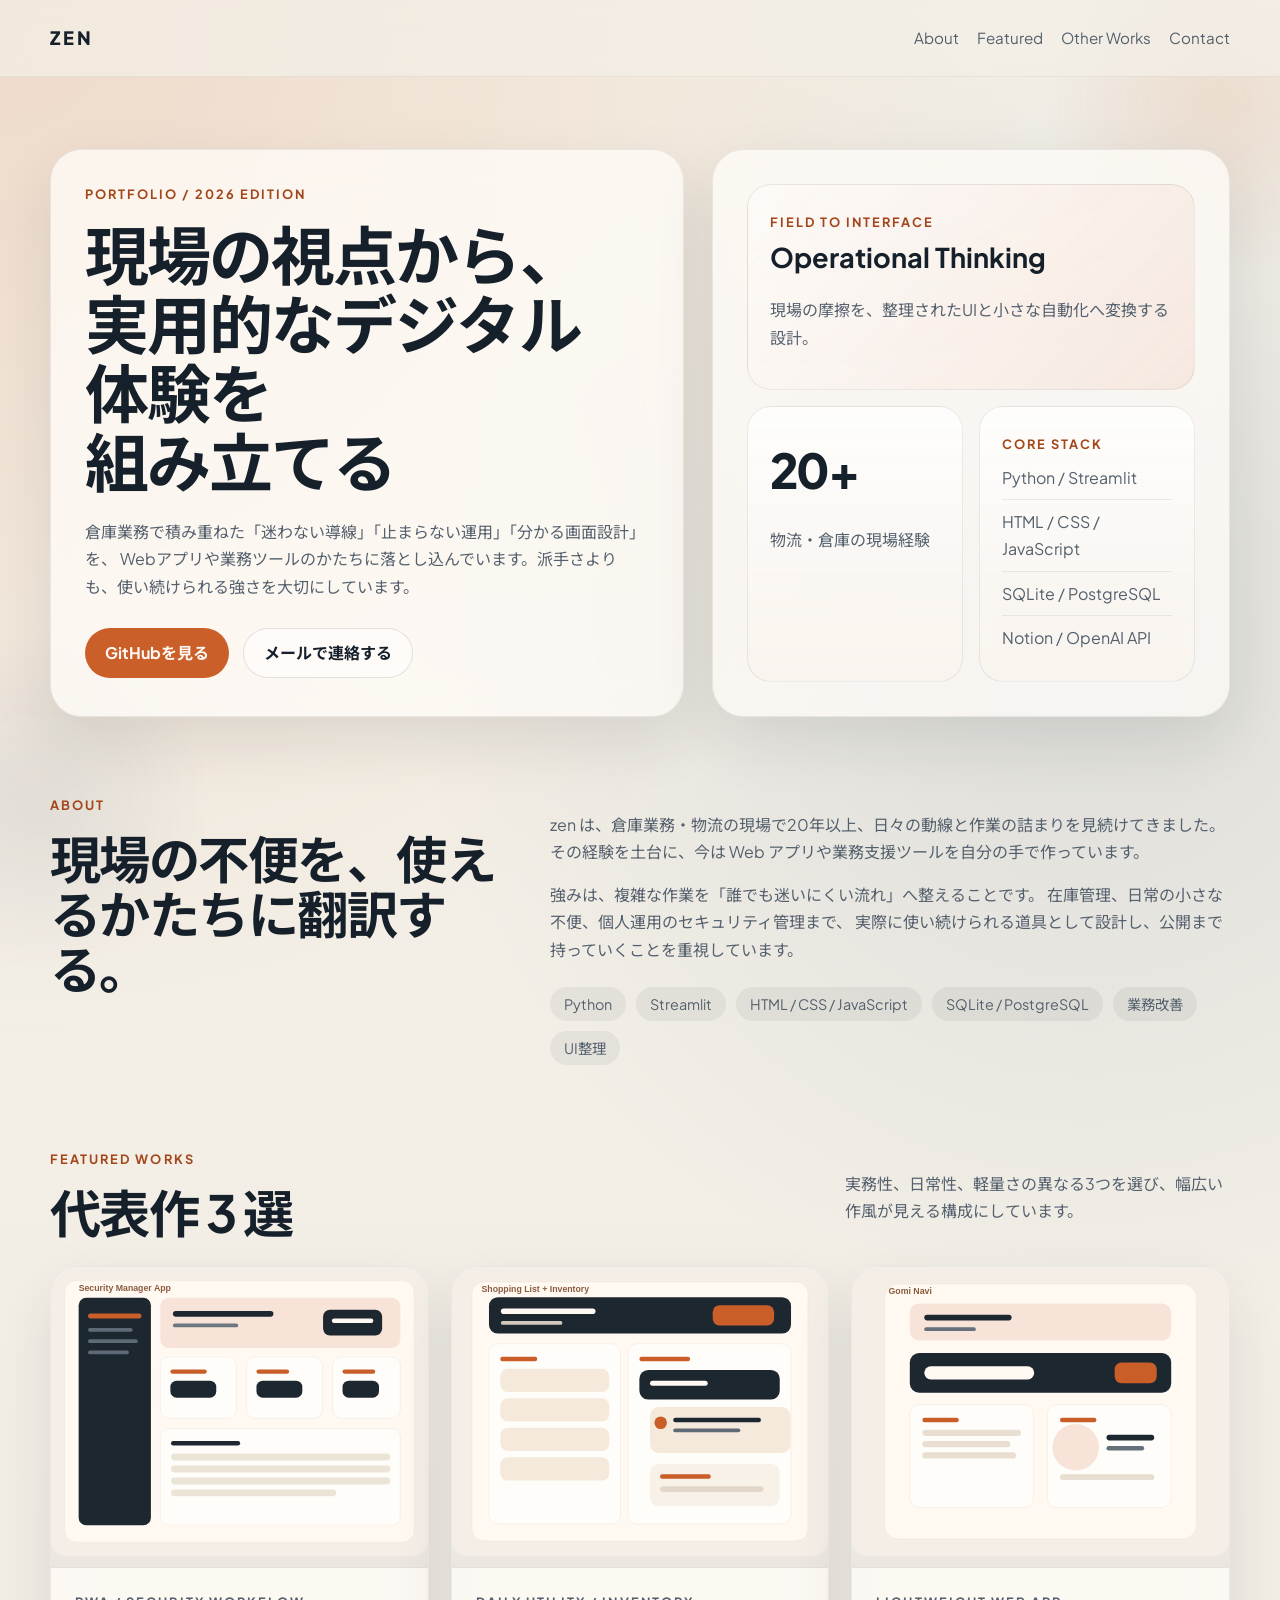
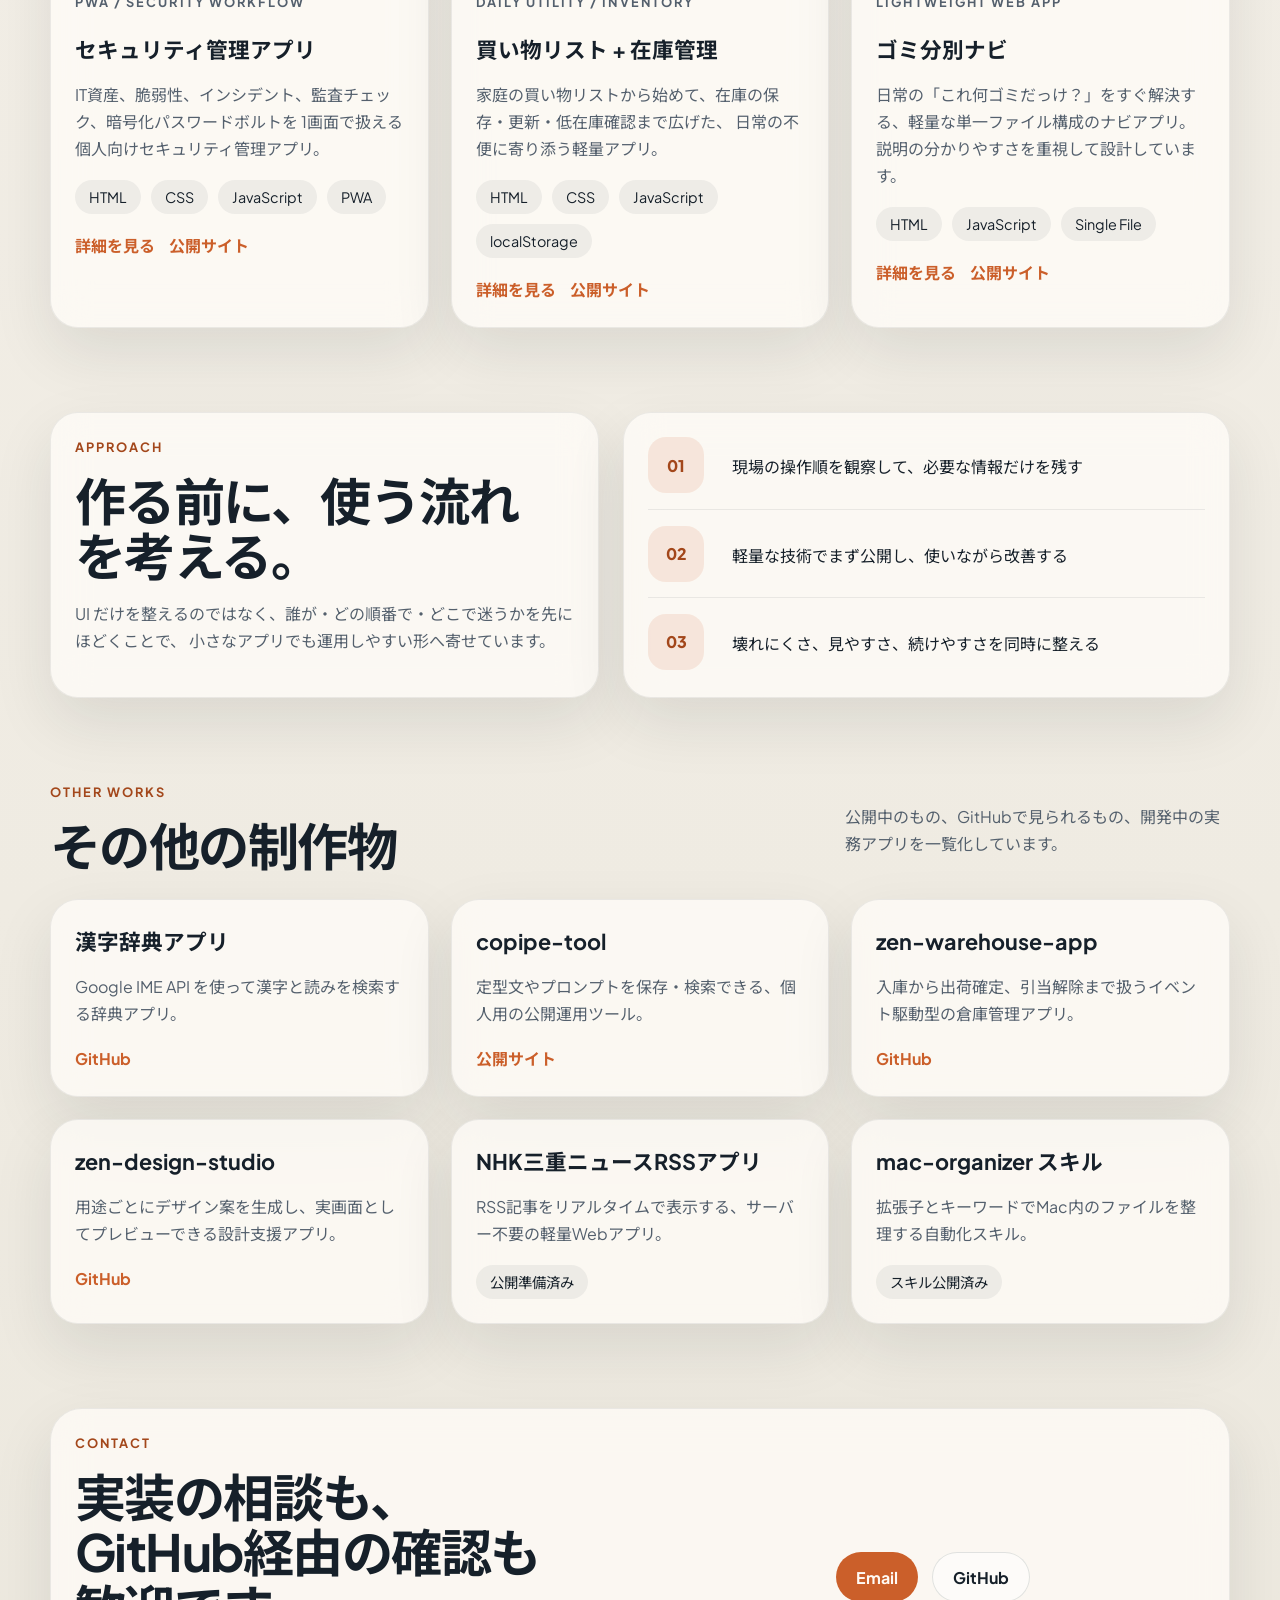
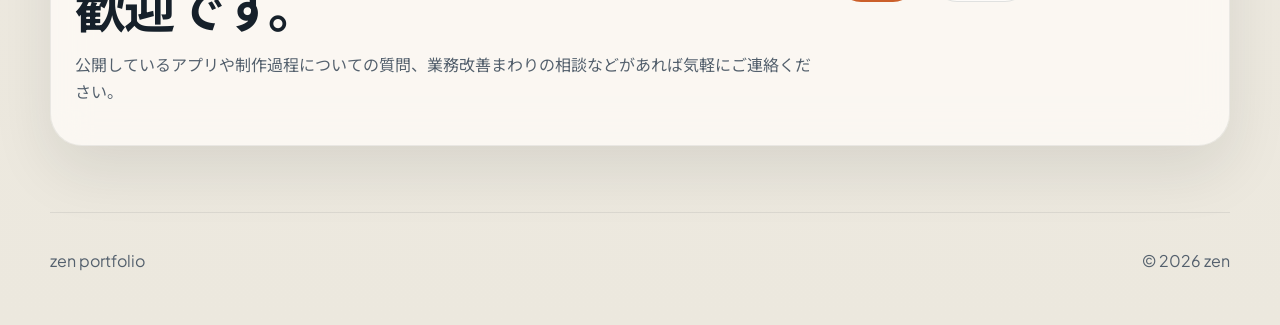
<file: index.html>
<!DOCTYPE html>
<html lang="ja">
<head>
  <meta charset="UTF-8">
  <meta name="viewport" content="width=device-width, initial-scale=1.0">
  <title>zen | Portfolio</title>
  <meta
    name="description"
    content="物流現場の知見を、実用的なデジタル体験へ変える。zen の個人ポートフォリオサイト。"
  >
  <link rel="preconnect" href="https://fonts.googleapis.com">
  <link rel="preconnect" href="https://fonts.gstatic.com" crossorigin>
  <link
    href="https://fonts.googleapis.com/css2?family=Plus+Jakarta+Sans:wght@400;500;600;700;800&family=Noto+Sans+JP:wght@400;500;700;800&display=swap"
    rel="stylesheet"
  >
  <link rel="stylesheet" href="styles/site.css">
</head>
<body class="theme-root">
  <div class="page-shell">
    <header class="site-header">
      <div class="container header-row">
        <a class="brand" href="./">zen</a>
        <nav class="top-nav" aria-label="主要ナビゲーション">
          <a href="#about">About</a>
          <a href="#featured">Featured</a>
          <a href="#other-works">Other Works</a>
          <a href="#contact">Contact</a>
        </nav>
      </div>
    </header>

    <main>
      <section class="hero-section">
        <div class="container hero-grid">
          <div class="hero-copy">
            <p class="eyebrow">Portfolio / 2026 Edition</p>
            <h1>
              現場の視点から、<br>
              実用的なデジタル体験を<br>
              組み立てる
            </h1>
            <p class="hero-lead">
              倉庫業務で積み重ねた「迷わない導線」「止まらない運用」「分かる画面設計」を、
              Webアプリや業務ツールのかたちに落とし込んでいます。派手さよりも、使い続けられる強さを大切にしています。
            </p>
            <div class="hero-actions">
              <a class="button button-primary" href="https://github.com/zen7024" target="_blank" rel="noreferrer">GitHubを見る</a>
              <a class="button button-secondary" href="mailto:ebisu7024@gmail.com">メールで連絡する</a>
            </div>
          </div>

          <div class="hero-panel" aria-hidden="true">
            <div class="hero-card hero-card-main">
              <span class="panel-label">Field to Interface</span>
              <h2>Operational Thinking</h2>
              <p>現場の摩擦を、整理されたUIと小さな自動化へ変換する設計。</p>
            </div>
            <div class="hero-card hero-card-metric">
              <span class="metric">20+</span>
              <p>物流・倉庫の現場経験</p>
            </div>
            <div class="hero-card hero-card-stack">
              <span class="panel-label">Core Stack</span>
              <ul>
                <li>Python / Streamlit</li>
                <li>HTML / CSS / JavaScript</li>
                <li>SQLite / PostgreSQL</li>
                <li>Notion / OpenAI API</li>
              </ul>
            </div>
          </div>
        </div>
      </section>

      <section id="about" class="section-block">
        <div class="container split-block">
          <div>
            <p class="section-kicker">About</p>
            <h2 class="section-title">現場の不便を、使えるかたちに翻訳する。</h2>
          </div>
          <div class="body-copy">
            <p>
              zen は、倉庫業務・物流の現場で20年以上、日々の動線と作業の詰まりを見続けてきました。
              その経験を土台に、今は Web アプリや業務支援ツールを自分の手で作っています。
            </p>
            <p>
              強みは、複雑な作業を「誰でも迷いにくい流れ」へ整えることです。
              在庫管理、日常の小さな不便、個人運用のセキュリティ管理まで、
              実際に使い続けられる道具として設計し、公開まで持っていくことを重視しています。
            </p>
            <div class="tag-row" aria-label="スキル一覧">
              <span>Python</span>
              <span>Streamlit</span>
              <span>HTML / CSS / JavaScript</span>
              <span>SQLite / PostgreSQL</span>
              <span>業務改善</span>
              <span>UI整理</span>
            </div>
          </div>
        </div>
      </section>

      <section id="featured" class="section-block">
        <div class="container">
          <div class="section-head">
            <div>
              <p class="section-kicker">Featured Works</p>
              <h2 class="section-title">代表作 3 選</h2>
            </div>
            <p class="section-note">
              実務性、日常性、軽量さの異なる3つを選び、幅広い作風が見える構成にしています。
            </p>
          </div>

          <div class="featured-grid">
            <article class="project-card">
              <div class="project-shot">
                <img src="assets/security-manager-app-preview.svg" alt="セキュリティ管理アプリのイメージ">
              </div>
              <div class="project-body">
                <p class="project-kind">PWA / Security Workflow</p>
                <h3>セキュリティ管理アプリ</h3>
                <p>
                  IT資産、脆弱性、インシデント、監査チェック、暗号化パスワードボルトを
                  1画面で扱える個人向けセキュリティ管理アプリ。
                </p>
                <ul class="tech-list">
                  <li>HTML</li>
                  <li>CSS</li>
                  <li>JavaScript</li>
                  <li>PWA</li>
                </ul>
                <div class="card-actions">
                  <a class="text-link" href="works/security-manager-app.html">詳細を見る</a>
                  <a class="text-link" href="https://security-manager-app.netlify.app" target="_blank" rel="noreferrer">公開サイト</a>
                </div>
              </div>
            </article>

            <article class="project-card">
              <div class="project-shot">
                <img src="assets/shopping-inventory-preview.svg" alt="買い物リストと在庫管理機能のイメージ">
              </div>
              <div class="project-body">
                <p class="project-kind">Daily Utility / Inventory</p>
                <h3>買い物リスト + 在庫管理</h3>
                <p>
                  家庭の買い物リストから始めて、在庫の保存・更新・低在庫確認まで広げた、
                  日常の不便に寄り添う軽量アプリ。
                </p>
                <ul class="tech-list">
                  <li>HTML</li>
                  <li>CSS</li>
                  <li>JavaScript</li>
                  <li>localStorage</li>
                </ul>
                <div class="card-actions">
                  <a class="text-link" href="works/shopping-inventory.html">詳細を見る</a>
                  <a class="text-link" href="https://genuine-pudding-4b8619.netlify.app/" target="_blank" rel="noreferrer">公開サイト</a>
                </div>
              </div>
            </article>

            <article class="project-card">
              <div class="project-shot">
                <img src="assets/gomi-navi-preview.svg" alt="ゴミ分別ナビのイメージ">
              </div>
              <div class="project-body">
                <p class="project-kind">Lightweight Web App</p>
                <h3>ゴミ分別ナビ</h3>
                <p>
                  日常の「これ何ゴミだっけ？」をすぐ解決する、軽量な単一ファイル構成のナビアプリ。
                  説明の分かりやすさを重視して設計しています。
                </p>
                <ul class="tech-list">
                  <li>HTML</li>
                  <li>JavaScript</li>
                  <li>Single File</li>
                </ul>
                <div class="card-actions">
                  <a class="text-link" href="works/gomi-navi.html">詳細を見る</a>
                  <a class="text-link" href="https://unrivaled-yeot-43f3f6.netlify.app" target="_blank" rel="noreferrer">公開サイト</a>
                </div>
              </div>
            </article>
          </div>
        </div>
      </section>

      <section class="section-block accent-band">
        <div class="container proof-grid">
          <div class="proof-card">
            <p class="section-kicker">Approach</p>
            <h2 class="section-title">作る前に、使う流れを考える。</h2>
            <p class="body-copy">
              UI だけを整えるのではなく、誰が・どの順番で・どこで迷うかを先にほどくことで、
              小さなアプリでも運用しやすい形へ寄せています。
            </p>
          </div>
          <div class="proof-list">
            <div>
              <span class="proof-number">01</span>
              <p>現場の操作順を観察して、必要な情報だけを残す</p>
            </div>
            <div>
              <span class="proof-number">02</span>
              <p>軽量な技術でまず公開し、使いながら改善する</p>
            </div>
            <div>
              <span class="proof-number">03</span>
              <p>壊れにくさ、見やすさ、続けやすさを同時に整える</p>
            </div>
          </div>
        </div>
      </section>

      <section id="other-works" class="section-block">
        <div class="container">
          <div class="section-head">
            <div>
              <p class="section-kicker">Other Works</p>
              <h2 class="section-title">その他の制作物</h2>
            </div>
            <p class="section-note">
              公開中のもの、GitHubで見られるもの、開発中の実務アプリを一覧化しています。
            </p>
          </div>

          <div class="other-works-grid">
            <article class="mini-card">
              <h3>漢字辞典アプリ</h3>
              <p>Google IME API を使って漢字と読みを検索する辞典アプリ。</p>
              <a href="https://github.com/zen7024/kanji-jiten" target="_blank" rel="noreferrer">GitHub</a>
            </article>
            <article class="mini-card">
              <h3>copipe-tool</h3>
              <p>定型文やプロンプトを保存・検索できる、個人用の公開運用ツール。</p>
              <a href="https://copipe-tool.onrender.com" target="_blank" rel="noreferrer">公開サイト</a>
            </article>
            <article class="mini-card">
              <h3>zen-warehouse-app</h3>
              <p>入庫から出荷確定、引当解除まで扱うイベント駆動型の倉庫管理アプリ。</p>
              <a href="https://github.com/zen7024/zen-warehouse-app" target="_blank" rel="noreferrer">GitHub</a>
            </article>
            <article class="mini-card">
              <h3>zen-design-studio</h3>
              <p>用途ごとにデザイン案を生成し、実画面としてプレビューできる設計支援アプリ。</p>
              <a href="https://github.com/zen7024/zen-design-studio" target="_blank" rel="noreferrer">GitHub</a>
            </article>
            <article class="mini-card">
              <h3>NHK三重ニュースRSSアプリ</h3>
              <p>RSS記事をリアルタイムで表示する、サーバー不要の軽量Webアプリ。</p>
              <span class="coming-soon">公開準備済み</span>
            </article>
            <article class="mini-card">
              <h3>mac-organizer スキル</h3>
              <p>拡張子とキーワードでMac内のファイルを整理する自動化スキル。</p>
              <span class="coming-soon">スキル公開済み</span>
            </article>
          </div>
        </div>
      </section>

      <section id="contact" class="section-block">
        <div class="container contact-panel">
          <div>
            <p class="section-kicker">Contact</p>
            <h2 class="section-title">実装の相談も、GitHub経由の確認も歓迎です。</h2>
            <p class="body-copy">
              公開しているアプリや制作過程についての質問、業務改善まわりの相談などがあれば気軽にご連絡ください。
            </p>
          </div>
          <div class="contact-actions">
            <a class="button button-primary" href="mailto:ebisu7024@gmail.com">Email</a>
            <a class="button button-secondary" href="https://github.com/zen7024" target="_blank" rel="noreferrer">GitHub</a>
          </div>
        </div>
      </section>
    </main>

    <footer class="site-footer">
      <div class="container footer-row">
        <p>zen portfolio</p>
        <p>&copy; 2026 zen</p>
      </div>
    </footer>
  </div>
</body>
</html>
</file>
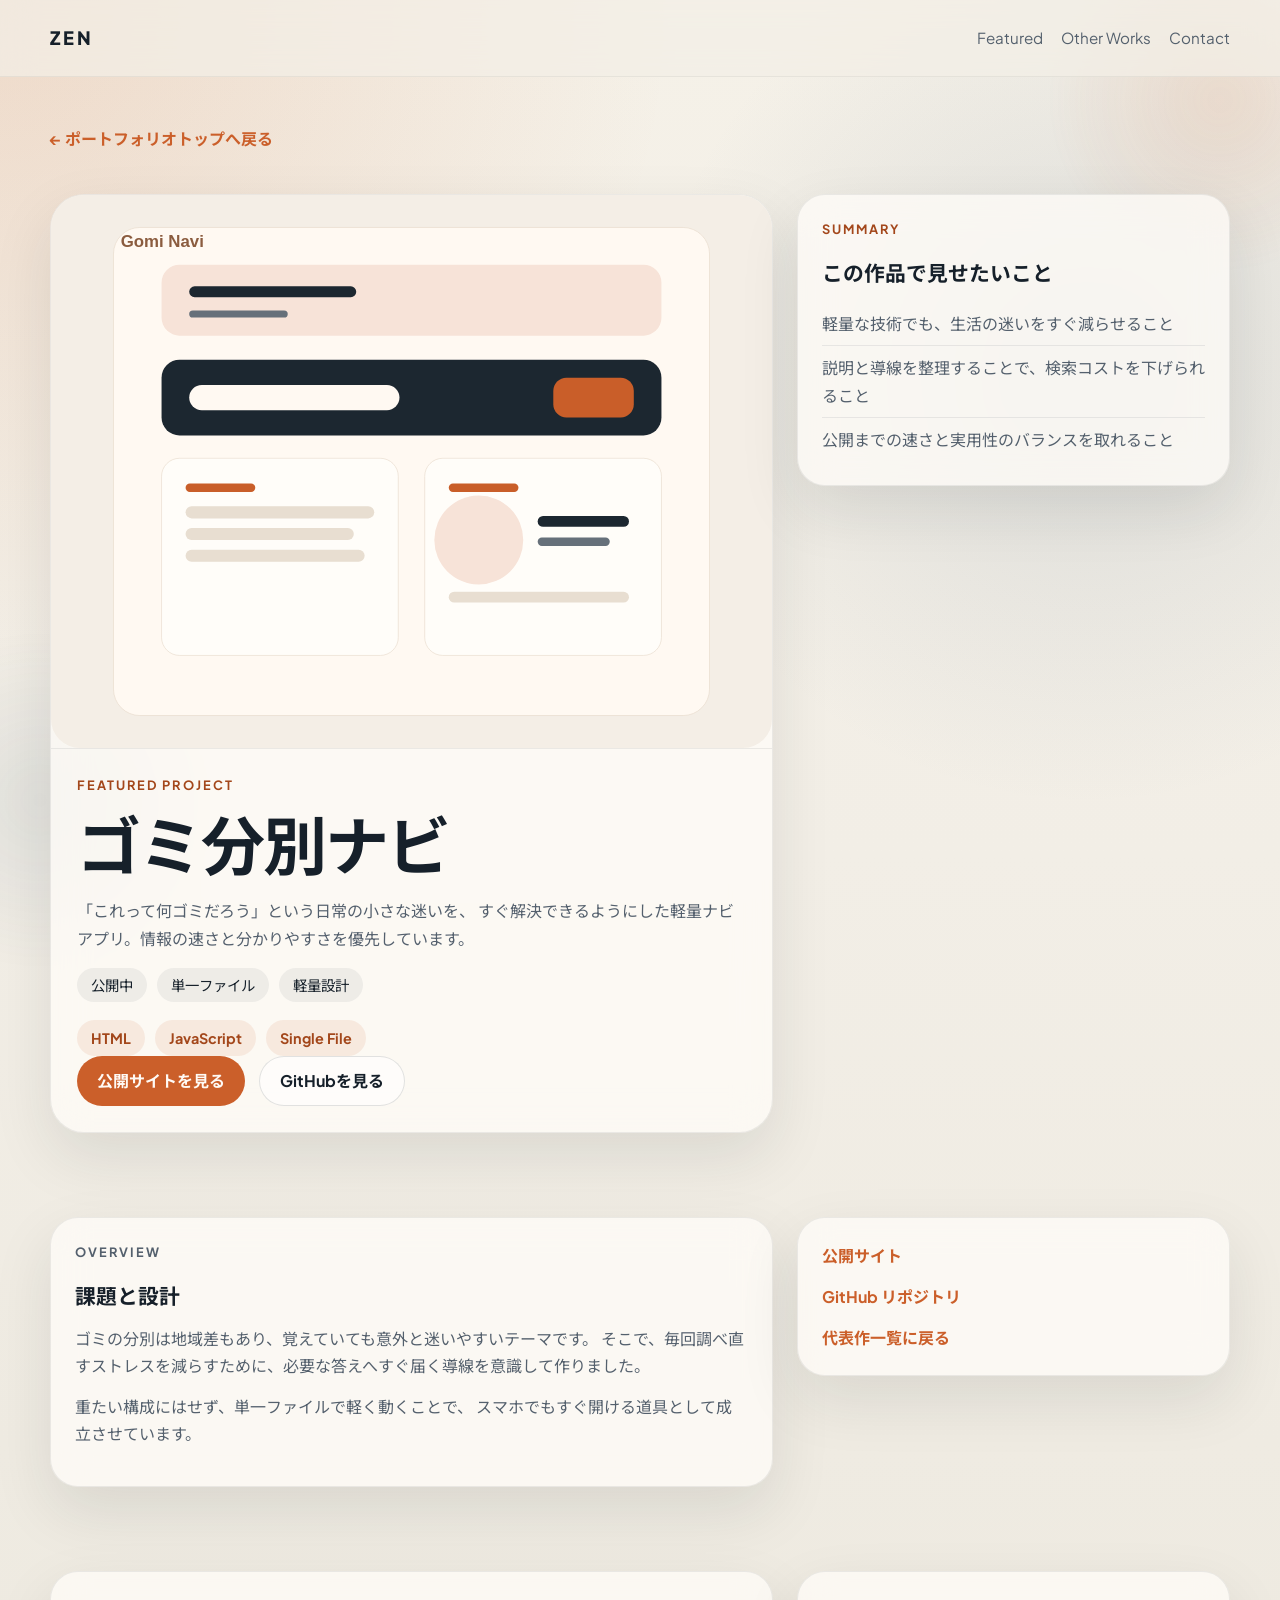
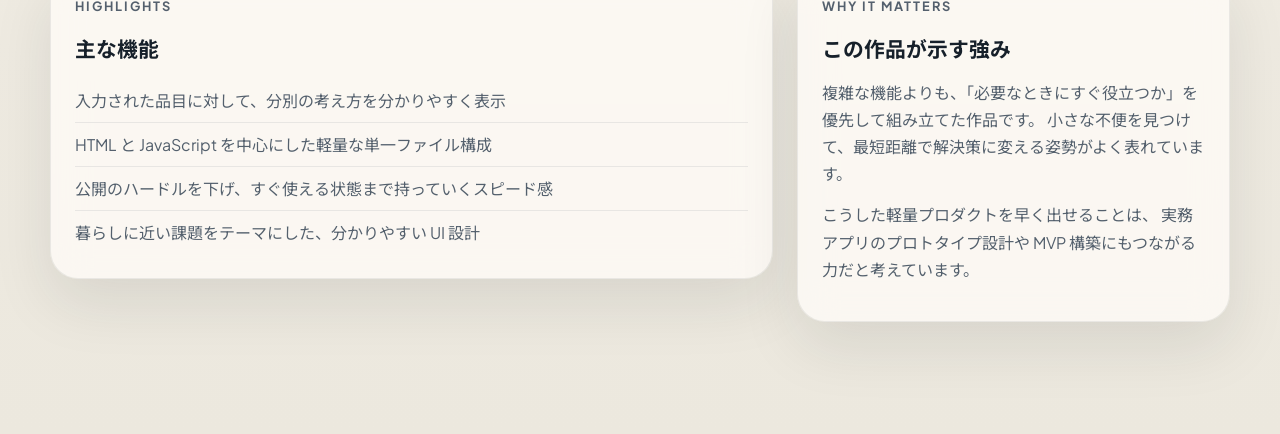
<file: works/gomi-navi.html>
<!DOCTYPE html>
<html lang="ja">
<head>
  <meta charset="UTF-8">
  <meta name="viewport" content="width=device-width, initial-scale=1.0">
  <title>ゴミ分別ナビ | zen Portfolio</title>
  <meta
    name="description"
    content="日常の分別判断をすぐ助ける、軽量で分かりやすい単一ファイル構成のナビアプリ。"
  >
  <link rel="preconnect" href="https://fonts.googleapis.com">
  <link rel="preconnect" href="https://fonts.gstatic.com" crossorigin>
  <link
    href="https://fonts.googleapis.com/css2?family=Plus+Jakarta+Sans:wght@400;500;600;700;800&family=Noto+Sans+JP:wght@400;500;700;800&display=swap"
    rel="stylesheet"
  >
  <link rel="stylesheet" href="../styles/site.css">
</head>
<body class="theme-root">
  <div class="page-shell">
    <header class="site-header">
      <div class="container header-row">
        <a class="brand" href="../index.html">zen</a>
        <nav class="top-nav" aria-label="詳細ページナビゲーション">
          <a href="../index.html#featured">Featured</a>
          <a href="../index.html#other-works">Other Works</a>
          <a href="../index.html#contact">Contact</a>
        </nav>
      </div>
    </header>

    <main class="detail-main">
      <div class="container">
        <a class="back-link" href="../index.html">← ポートフォリオトップへ戻る</a>
      </div>

      <section class="container section-block detail-layout">
        <article class="detail-hero-card">
          <img src="../assets/gomi-navi-preview.svg" alt="ゴミ分別ナビのプレビュー">
          <div class="detail-copy">
            <p class="section-kicker">Featured Project</p>
            <h1 class="detail-title">ゴミ分別ナビ</h1>
            <p class="detail-lead">
              「これって何ゴミだろう」という日常の小さな迷いを、
              すぐ解決できるようにした軽量ナビアプリ。情報の速さと分かりやすさを優先しています。
            </p>
            <div class="detail-meta">
              <span class="detail-badge">公開中</span>
              <span class="detail-badge">単一ファイル</span>
              <span class="detail-badge">軽量設計</span>
            </div>
            <div class="detail-stack">
              <span>HTML</span>
              <span>JavaScript</span>
              <span>Single File</span>
            </div>
            <div class="detail-cta">
              <a class="button button-primary" href="https://unrivaled-yeot-43f3f6.netlify.app" target="_blank" rel="noreferrer">公開サイトを見る</a>
              <a class="button button-secondary" href="https://github.com/zen7024/zen-gomi-navi" target="_blank" rel="noreferrer">GitHubを見る</a>
            </div>
          </div>
        </article>

        <aside class="detail-summary">
          <p class="section-kicker">Summary</p>
          <h2>この作品で見せたいこと</h2>
          <ul>
            <li>軽量な技術でも、生活の迷いをすぐ減らせること</li>
            <li>説明と導線を整理することで、検索コストを下げられること</li>
            <li>公開までの速さと実用性のバランスを取れること</li>
          </ul>
        </aside>
      </section>

      <section class="container section-block detail-layout">
        <article class="detail-content">
          <p class="section-kicker">Overview</p>
          <h2>課題と設計</h2>
          <p>
            ゴミの分別は地域差もあり、覚えていても意外と迷いやすいテーマです。
            そこで、毎回調べ直すストレスを減らすために、必要な答えへすぐ届く導線を意識して作りました。
          </p>
          <p>
            重たい構成にはせず、単一ファイルで軽く動くことで、
            スマホでもすぐ開ける道具として成立させています。
          </p>
        </article>

        <aside class="detail-links">
          <a href="https://unrivaled-yeot-43f3f6.netlify.app" target="_blank" rel="noreferrer">公開サイト</a>
          <a href="https://github.com/zen7024/zen-gomi-navi" target="_blank" rel="noreferrer">GitHub リポジトリ</a>
          <a href="../index.html#featured">代表作一覧に戻る</a>
        </aside>
      </section>

      <section class="container section-block detail-layout">
        <article class="detail-content">
          <p class="section-kicker">Highlights</p>
          <h2>主な機能</h2>
          <ul class="detail-list">
            <li>入力された品目に対して、分別の考え方を分かりやすく表示</li>
            <li>HTML と JavaScript を中心にした軽量な単一ファイル構成</li>
            <li>公開のハードルを下げ、すぐ使える状態まで持っていくスピード感</li>
            <li>暮らしに近い課題をテーマにした、分かりやすい UI 設計</li>
          </ul>
        </article>

        <article class="detail-content">
          <p class="section-kicker">Why It Matters</p>
          <h2>この作品が示す強み</h2>
          <p>
            複雑な機能よりも、「必要なときにすぐ役立つか」を優先して組み立てた作品です。
            小さな不便を見つけて、最短距離で解決策に変える姿勢がよく表れています。
          </p>
          <p>
            こうした軽量プロダクトを早く出せることは、
            実務アプリのプロトタイプ設計や MVP 構築にもつながる力だと考えています。
          </p>
        </article>
      </section>
    </main>
  </div>
</body>
</html>
</file>
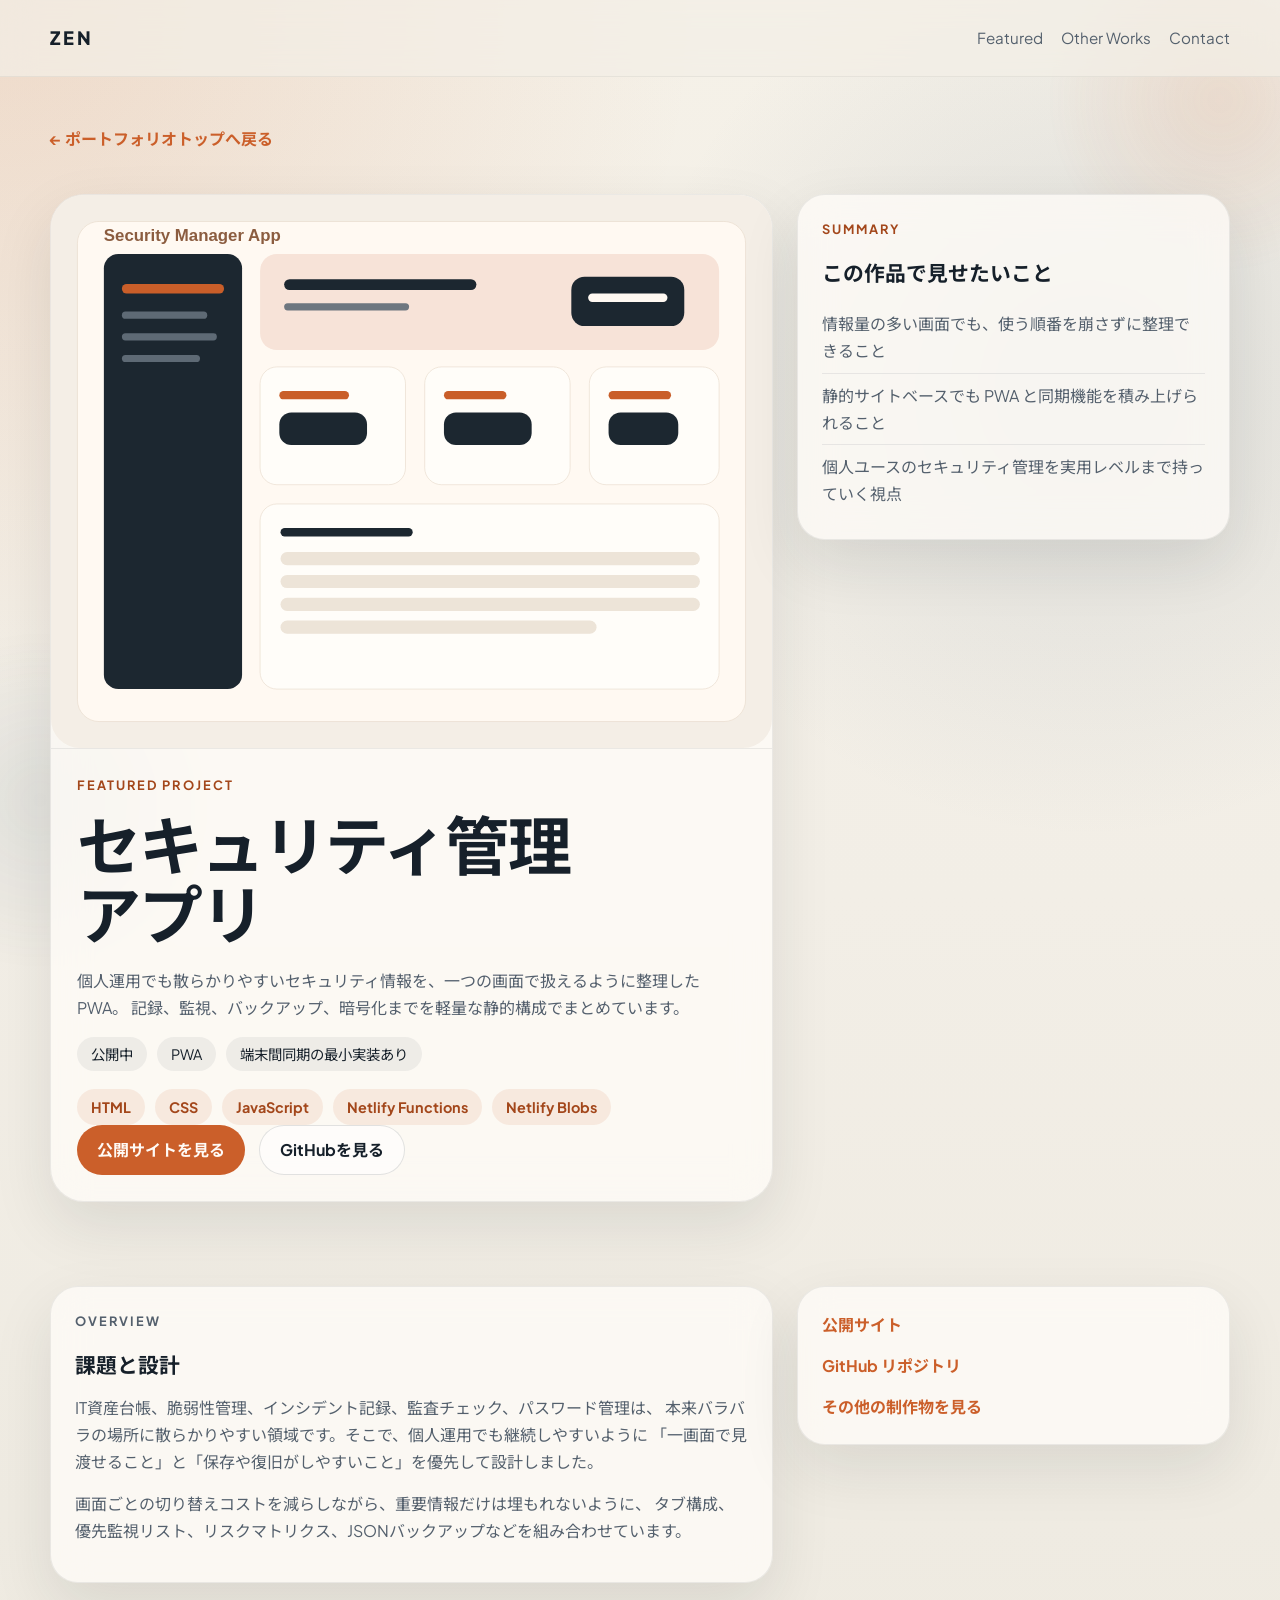
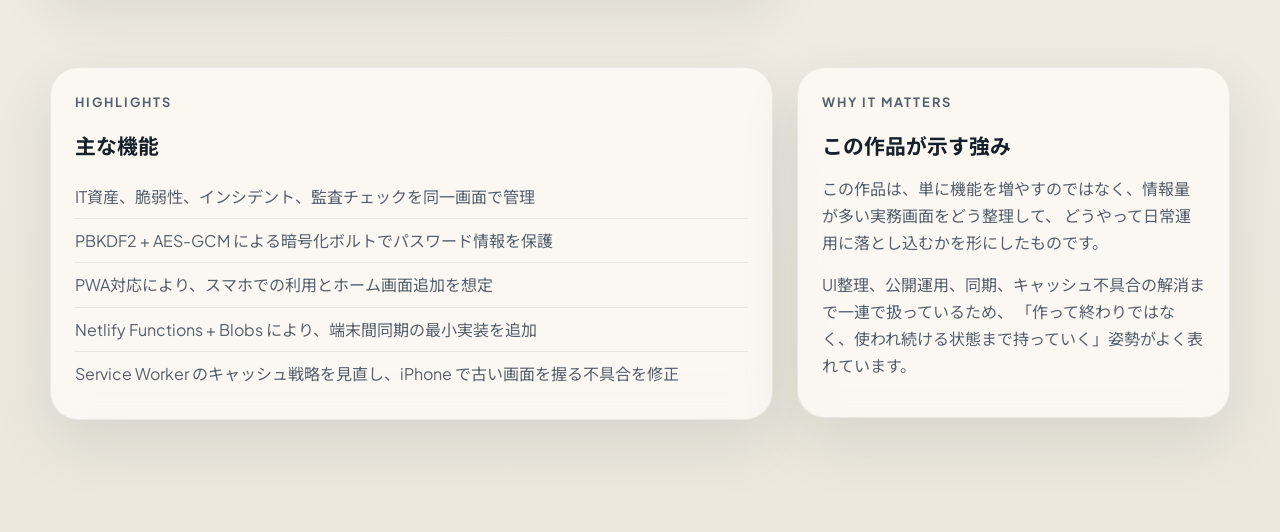
<file: works/security-manager-app.html>
<!DOCTYPE html>
<html lang="ja">
<head>
  <meta charset="UTF-8">
  <meta name="viewport" content="width=device-width, initial-scale=1.0">
  <title>セキュリティ管理アプリ | zen Portfolio</title>
  <meta
    name="description"
    content="IT資産、脆弱性、インシデント、監査チェック、暗号化ボルトを1画面で扱うセキュリティ管理アプリ。"
  >
  <link rel="preconnect" href="https://fonts.googleapis.com">
  <link rel="preconnect" href="https://fonts.gstatic.com" crossorigin>
  <link
    href="https://fonts.googleapis.com/css2?family=Plus+Jakarta+Sans:wght@400;500;600;700;800&family=Noto+Sans+JP:wght@400;500;700;800&display=swap"
    rel="stylesheet"
  >
  <link rel="stylesheet" href="../styles/site.css">
</head>
<body class="theme-root">
  <div class="page-shell">
    <header class="site-header">
      <div class="container header-row">
        <a class="brand" href="../index.html">zen</a>
        <nav class="top-nav" aria-label="詳細ページナビゲーション">
          <a href="../index.html#featured">Featured</a>
          <a href="../index.html#other-works">Other Works</a>
          <a href="../index.html#contact">Contact</a>
        </nav>
      </div>
    </header>

    <main class="detail-main">
      <div class="container">
        <a class="back-link" href="../index.html">← ポートフォリオトップへ戻る</a>
      </div>

      <section class="container section-block detail-layout">
        <article class="detail-hero-card">
          <img src="../assets/security-manager-app-preview.svg" alt="セキュリティ管理アプリのプレビュー">
          <div class="detail-copy">
            <p class="section-kicker">Featured Project</p>
            <h1 class="detail-title">セキュリティ管理アプリ</h1>
            <p class="detail-lead">
              個人運用でも散らかりやすいセキュリティ情報を、一つの画面で扱えるように整理した PWA。
              記録、監視、バックアップ、暗号化までを軽量な静的構成でまとめています。
            </p>
            <div class="detail-meta">
              <span class="detail-badge">公開中</span>
              <span class="detail-badge">PWA</span>
              <span class="detail-badge">端末間同期の最小実装あり</span>
            </div>
            <div class="detail-stack">
              <span>HTML</span>
              <span>CSS</span>
              <span>JavaScript</span>
              <span>Netlify Functions</span>
              <span>Netlify Blobs</span>
            </div>
            <div class="detail-cta">
              <a class="button button-primary" href="https://security-manager-app.netlify.app" target="_blank" rel="noreferrer">公開サイトを見る</a>
              <a class="button button-secondary" href="https://github.com/zen7024/security-manager-app" target="_blank" rel="noreferrer">GitHubを見る</a>
            </div>
          </div>
        </article>

        <aside class="detail-summary">
          <p class="section-kicker">Summary</p>
          <h2>この作品で見せたいこと</h2>
          <ul>
            <li>情報量の多い画面でも、使う順番を崩さずに整理できること</li>
            <li>静的サイトベースでも PWA と同期機能を積み上げられること</li>
            <li>個人ユースのセキュリティ管理を実用レベルまで持っていく視点</li>
          </ul>
        </aside>
      </section>

      <section class="container section-block detail-layout">
        <article class="detail-content">
          <p class="section-kicker">Overview</p>
          <h2>課題と設計</h2>
          <p>
            IT資産台帳、脆弱性管理、インシデント記録、監査チェック、パスワード管理は、
            本来バラバラの場所に散らかりやすい領域です。そこで、個人運用でも継続しやすいように
            「一画面で見渡せること」と「保存や復旧がしやすいこと」を優先して設計しました。
          </p>
          <p>
            画面ごとの切り替えコストを減らしながら、重要情報だけは埋もれないように、
            タブ構成、優先監視リスト、リスクマトリクス、JSONバックアップなどを組み合わせています。
          </p>
        </article>

        <aside class="detail-links">
          <a href="https://security-manager-app.netlify.app" target="_blank" rel="noreferrer">公開サイト</a>
          <a href="https://github.com/zen7024/security-manager-app" target="_blank" rel="noreferrer">GitHub リポジトリ</a>
          <a href="../index.html#other-works">その他の制作物を見る</a>
        </aside>
      </section>

      <section class="container section-block detail-layout">
        <article class="detail-content">
          <p class="section-kicker">Highlights</p>
          <h2>主な機能</h2>
          <ul class="detail-list">
            <li>IT資産、脆弱性、インシデント、監査チェックを同一画面で管理</li>
            <li>PBKDF2 + AES-GCM による暗号化ボルトでパスワード情報を保護</li>
            <li>PWA対応により、スマホでの利用とホーム画面追加を想定</li>
            <li>Netlify Functions + Blobs により、端末間同期の最小実装を追加</li>
            <li>Service Worker のキャッシュ戦略を見直し、iPhone で古い画面を握る不具合を修正</li>
          </ul>
        </article>

        <article class="detail-content">
          <p class="section-kicker">Why It Matters</p>
          <h2>この作品が示す強み</h2>
          <p>
            この作品は、単に機能を増やすのではなく、情報量が多い実務画面をどう整理して、
            どうやって日常運用に落とし込むかを形にしたものです。
          </p>
          <p>
            UI整理、公開運用、同期、キャッシュ不具合の解消まで一連で扱っているため、
            「作って終わりではなく、使われ続ける状態まで持っていく」姿勢がよく表れています。
          </p>
        </article>
      </section>
    </main>
  </div>
</body>
</html>
</file>
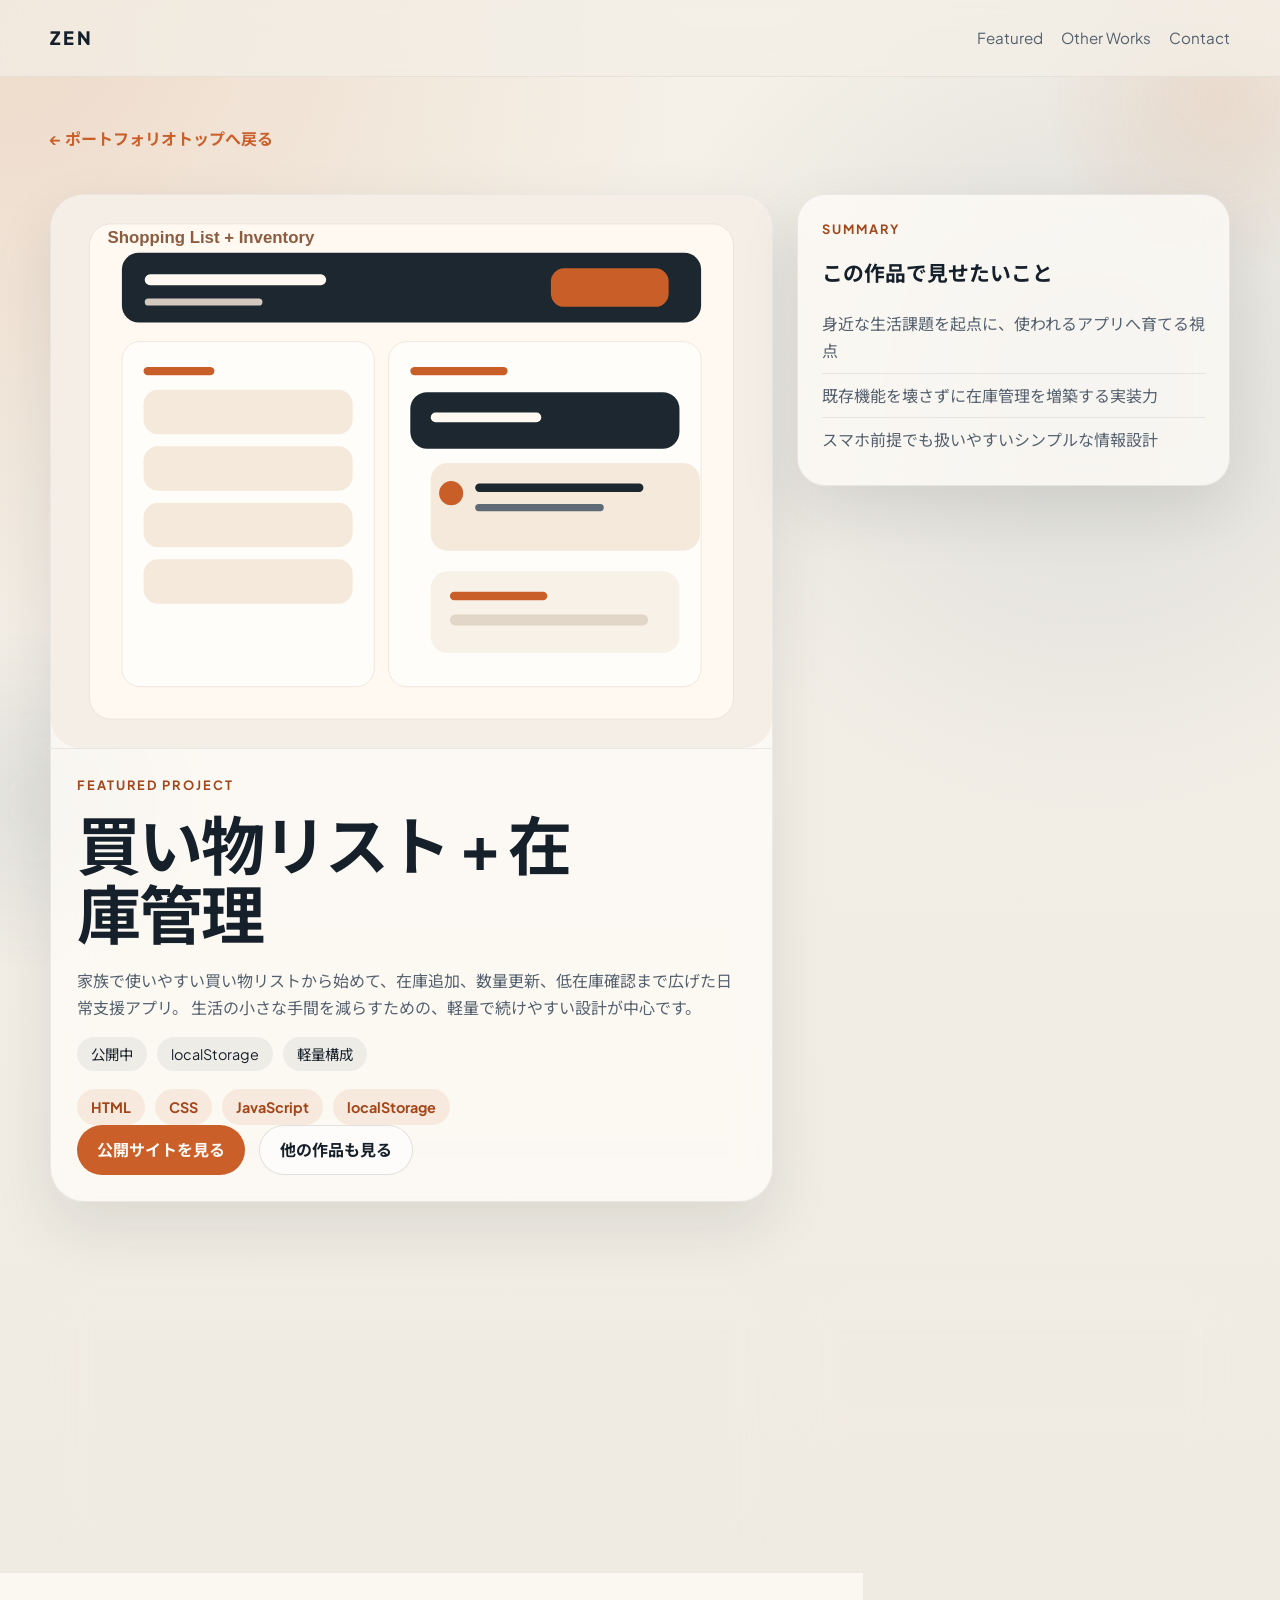
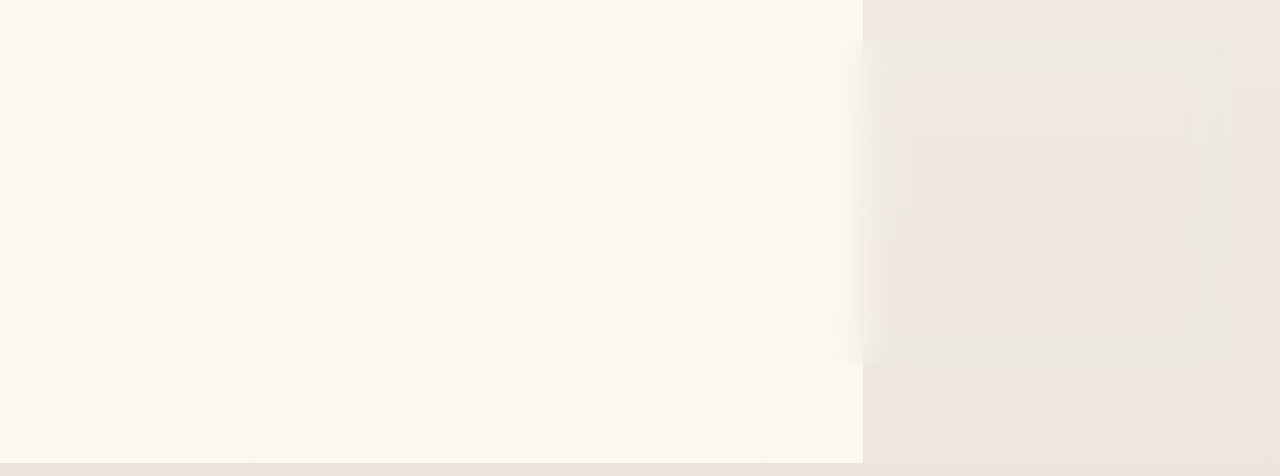
<file: works/shopping-inventory.html>
<!DOCTYPE html>
<html lang="ja">
<head>
  <meta charset="UTF-8">
  <meta name="viewport" content="width=device-width, initial-scale=1.0">
  <title>買い物リスト + 在庫管理 | zen Portfolio</title>
  <meta
    name="description"
    content="買い物リストに在庫管理機能を増築し、日常の小さな不便を減らす軽量アプリ。"
  >
  <link rel="preconnect" href="https://fonts.googleapis.com">
  <link rel="preconnect" href="https://fonts.gstatic.com" crossorigin>
  <link
    href="https://fonts.googleapis.com/css2?family=Plus+Jakarta+Sans:wght@400;500;600;700;800&family=Noto+Sans+JP:wght@400;500;700;800&display=swap"
    rel="stylesheet"
  >
  <link rel="stylesheet" href="../styles/site.css">
</head>
<body class="theme-root">
  <div class="page-shell">
    <header class="site-header">
      <div class="container header-row">
        <a class="brand" href="../index.html">zen</a>
        <nav class="top-nav" aria-label="詳細ページナビゲーション">
          <a href="../index.html#featured">Featured</a>
          <a href="../index.html#other-works">Other Works</a>
          <a href="../index.html#contact">Contact</a>
        </nav>
      </div>
    </header>

    <main class="detail-main">
      <div class="container">
        <a class="back-link" href="../index.html">← ポートフォリオトップへ戻る</a>
      </div>

      <section class="container section-block detail-layout">
        <article class="detail-hero-card">
          <img src="../assets/shopping-inventory-preview.svg" alt="買い物リストと在庫管理機能のプレビュー">
          <div class="detail-copy">
            <p class="section-kicker">Featured Project</p>
            <h1 class="detail-title">買い物リスト + 在庫管理</h1>
            <p class="detail-lead">
              家族で使いやすい買い物リストから始めて、在庫追加、数量更新、低在庫確認まで広げた日常支援アプリ。
              生活の小さな手間を減らすための、軽量で続けやすい設計が中心です。
            </p>
            <div class="detail-meta">
              <span class="detail-badge">公開中</span>
              <span class="detail-badge">localStorage</span>
              <span class="detail-badge">軽量構成</span>
            </div>
            <div class="detail-stack">
              <span>HTML</span>
              <span>CSS</span>
              <span>JavaScript</span>
              <span>localStorage</span>
            </div>
            <div class="detail-cta">
              <a class="button button-primary" href="https://genuine-pudding-4b8619.netlify.app/" target="_blank" rel="noreferrer">公開サイトを見る</a>
              <a class="button button-secondary" href="../index.html#other-works">他の作品も見る</a>
            </div>
          </div>
        </article>

        <aside class="detail-summary">
          <p class="section-kicker">Summary</p>
          <h2>この作品で見せたいこと</h2>
          <ul>
            <li>身近な生活課題を起点に、使われるアプリへ育てる視点</li>
            <li>既存機能を壊さずに在庫管理を増築する実装力</li>
            <li>スマホ前提でも扱いやすいシンプルな情報設計</li>
          </ul>
        </aside>
      </section>

      <section class="container section-block detail-layout">
        <article class="detail-content">
          <p class="section-kicker">Overview</p>
          <h2>課題と設計</h2>
          <p>
            買い物リストは一度作って終わりではなく、日々の生活で何度も開かれる道具です。
            そのため、機能を盛り込みすぎず、見た瞬間に使い方が分かることを優先しました。
          </p>
          <p>
            そのうえで、在庫の管理まで必要になったタイミングで、
            既存のリスト機能を壊さずに保存層と最小 UI を分離して増築しています。
          </p>
        </article>

        <aside class="detail-links">
          <a href="https://genuine-pudding-4b8619.netlify.app/" target="_blank" rel="noreferrer">公開サイト</a>
          <a href="../index.html#featured">代表作一覧に戻る</a>
          <a href="mailto:ebisu7024@gmail.com">メールで問い合わせる</a>
        </aside>
      </section>

      <section class="container section-block detail-layout">
        <article class="detail-content">
          <p class="section-kicker">Highlights</p>
          <h2>主な機能</h2>
          <ul class="detail-list">
            <li>買い物予定日、本日購入バナー、日付バッジによる視認性の高いリスト管理</li>
            <li>localStorage による保存で、リロード後も内容を維持</li>
            <li>在庫追加、数量更新、低在庫判定、カード操作を最小 UI で実装</li>
            <li>既存の買い物リスト用キーと在庫管理用キーを分離して、拡張時の安全性を確保</li>
          </ul>
        </article>

        <article class="detail-content">
          <p class="section-kicker">Why It Matters</p>
          <h2>この作品が示す強み</h2>
          <p>
            身近なテーマでも、ただ可愛いだけのアプリにせず、
            「毎日開いても邪魔にならないこと」「使い続けても壊れにくいこと」を両立させています。
          </p>
          <p>
            小さく始めて、必要なタイミングで少しずつ拡張するスタイルは、
            実務アプリの成長にもそのままつながる考え方です。
          </p>
        </article>
      </section>
    </main>
  </div>
</body>
</html>
</file>
<file: styles/site.css>
:root {
  --bg: #f3efe6;
  --bg-soft: rgba(255, 255, 255, 0.65);
  --surface: rgba(255, 252, 248, 0.74);
  --surface-strong: rgba(255, 252, 248, 0.92);
  --line: rgba(34, 39, 46, 0.08);
  --text: #16202a;
  --text-soft: #54606d;
  --accent: #cb5f2a;
  --accent-deep: #a3471b;
  --shadow: 0 24px 60px rgba(28, 35, 41, 0.1);
  --radius-xl: 32px;
  --radius-lg: 24px;
  --radius-md: 18px;
  --container: 1180px;
}

*,
*::before,
*::after {
  box-sizing: border-box;
}

html {
  scroll-behavior: smooth;
}

body {
  margin: 0;
  color: var(--text);
  background:
    radial-gradient(circle at top left, rgba(208, 114, 62, 0.18), transparent 28%),
    radial-gradient(circle at 85% 18%, rgba(116, 135, 154, 0.18), transparent 22%),
    linear-gradient(180deg, #f5f1e8 0%, #f2eee6 42%, #ece8de 100%);
  font-family: "Plus Jakarta Sans", "Noto Sans JP", sans-serif;
  line-height: 1.7;
}

a {
  color: inherit;
  text-decoration: none;
}

img {
  display: block;
  max-width: 100%;
}

.container {
  width: min(calc(100% - 40px), var(--container));
  margin: 0 auto;
}

.page-shell {
  position: relative;
  overflow: clip;
}

.page-shell::before,
.page-shell::after {
  content: "";
  position: fixed;
  inset: auto;
  width: 360px;
  height: 360px;
  border-radius: 999px;
  filter: blur(12px);
  opacity: 0.32;
  pointer-events: none;
  z-index: -1;
}

.page-shell::before {
  top: -80px;
  right: -120px;
  background: radial-gradient(circle, rgba(203, 95, 42, 0.38), transparent 68%);
}

.page-shell::after {
  bottom: -80px;
  left: -140px;
  background: radial-gradient(circle, rgba(56, 88, 119, 0.28), transparent 68%);
}

.site-header {
  position: sticky;
  top: 0;
  z-index: 10;
  backdrop-filter: blur(16px);
  background: rgba(243, 239, 230, 0.72);
  border-bottom: 1px solid rgba(22, 32, 42, 0.06);
}

.header-row,
.footer-row {
  display: flex;
  align-items: center;
  justify-content: space-between;
  gap: 24px;
}

.header-row {
  min-height: 76px;
}

.brand {
  font-size: 1.15rem;
  font-weight: 800;
  letter-spacing: 0.16em;
  text-transform: uppercase;
}

.top-nav {
  display: flex;
  flex-wrap: wrap;
  gap: 18px;
}

.top-nav a {
  color: var(--text-soft);
  font-size: 0.95rem;
}

.top-nav a:hover,
.text-link:hover,
.mini-card a:hover {
  color: var(--accent-deep);
}

.hero-section {
  padding: 72px 0 36px;
}

.hero-grid {
  display: grid;
  grid-template-columns: minmax(0, 1.1fr) minmax(320px, 0.9fr);
  gap: 28px;
  align-items: stretch;
}

.hero-copy,
.hero-panel,
.project-card,
.proof-card,
.proof-list,
.contact-panel,
.mini-card,
.detail-hero-card,
.detail-content,
.detail-summary,
.detail-links {
  background: var(--surface);
  border: 1px solid var(--line);
  box-shadow: var(--shadow);
  backdrop-filter: blur(18px);
}

.hero-copy,
.hero-panel {
  border-radius: var(--radius-xl);
  padding: 34px;
}

.eyebrow,
.section-kicker,
.panel-label,
.project-kind {
  margin: 0 0 14px;
  color: var(--accent-deep);
  text-transform: uppercase;
  letter-spacing: 0.16em;
  font-size: 0.8rem;
  font-weight: 700;
}

.hero-copy h1,
.section-title,
.detail-title {
  margin: 0;
  letter-spacing: -0.03em;
  line-height: 1.08;
}

.hero-copy h1 {
  font-size: clamp(2.6rem, 5vw, 4.6rem);
  max-width: 12ch;
}

.hero-lead,
.body-copy,
.section-note,
.detail-lead {
  color: var(--text-soft);
  font-size: 1rem;
}

.hero-lead {
  margin: 22px 0 0;
  max-width: 56ch;
}

.hero-actions,
.card-actions,
.contact-actions,
.detail-cta {
  display: flex;
  flex-wrap: wrap;
  gap: 14px;
}

.hero-actions {
  margin-top: 28px;
}

.button {
  display: inline-flex;
  align-items: center;
  justify-content: center;
  min-height: 50px;
  padding: 0 20px;
  border-radius: 999px;
  font-weight: 700;
  transition: transform 160ms ease, background-color 160ms ease, color 160ms ease;
}

.button:hover {
  transform: translateY(-1px);
}

.button-primary {
  background: var(--accent);
  color: #fffaf5;
}

.button-primary:hover {
  background: var(--accent-deep);
}

.button-secondary {
  border: 1px solid rgba(22, 32, 42, 0.12);
  background: rgba(255, 255, 255, 0.5);
  color: var(--text);
}

.hero-panel {
  display: grid;
  gap: 16px;
  grid-template-columns: repeat(2, minmax(0, 1fr));
}

.hero-card {
  border-radius: 24px;
  background: linear-gradient(180deg, rgba(255, 255, 255, 0.75), rgba(248, 243, 237, 0.92));
  border: 1px solid rgba(22, 32, 42, 0.08);
  padding: 22px;
  min-height: 170px;
}

.hero-card-main {
  grid-column: 1 / -1;
  background:
    linear-gradient(135deg, rgba(255, 255, 255, 0.72), rgba(245, 231, 222, 0.96)),
    linear-gradient(180deg, rgba(203, 95, 42, 0.08), transparent);
}

.hero-card-main h2 {
  margin: 0 0 10px;
  font-size: 1.7rem;
}

.hero-card-main p,
.hero-card-metric p,
.hero-card-stack li,
.project-body p,
.mini-card p,
.detail-list li,
.detail-summary li {
  color: var(--text-soft);
}

.metric {
  display: block;
  margin-bottom: 8px;
  font-size: 3rem;
  font-weight: 800;
  letter-spacing: -0.05em;
}

.hero-card-stack ul,
.tech-list,
.detail-list,
.detail-summary ul {
  margin: 0;
  padding: 0;
  list-style: none;
}

.hero-card-stack li,
.detail-list li,
.detail-summary li {
  padding: 8px 0;
  border-top: 1px solid rgba(22, 32, 42, 0.08);
}

.hero-card-stack li:first-child,
.detail-list li:first-child,
.detail-summary li:first-child {
  border-top: none;
}

.section-block {
  padding: 42px 0;
}

.split-block,
.section-head,
.proof-grid,
.contact-panel,
.detail-layout {
  display: grid;
  gap: 24px;
}

.split-block {
  grid-template-columns: minmax(220px, 0.7fr) minmax(0, 1fr);
}

.section-head,
.contact-panel {
  grid-template-columns: minmax(0, 1fr) minmax(260px, 0.5fr);
  align-items: end;
}

.section-title {
  font-size: clamp(2rem, 4vw, 3.3rem);
  max-width: 13ch;
}

.tag-row {
  display: flex;
  flex-wrap: wrap;
  gap: 10px;
  margin-top: 24px;
}

.tag-row span,
.tech-list li,
.coming-soon,
.detail-badge {
  display: inline-flex;
  align-items: center;
  min-height: 34px;
  padding: 0 14px;
  border-radius: 999px;
  background: rgba(22, 32, 42, 0.06);
  font-size: 0.9rem;
}

.featured-grid,
.other-works-grid {
  display: grid;
  gap: 22px;
}

.featured-grid {
  grid-template-columns: repeat(3, minmax(0, 1fr));
  margin-top: 26px;
}

.project-card,
.mini-card {
  border-radius: 28px;
  overflow: hidden;
}

.project-shot {
  aspect-ratio: 1.25 / 1;
  background: linear-gradient(180deg, rgba(245, 239, 233, 0.88), rgba(234, 229, 223, 0.95));
  border-bottom: 1px solid var(--line);
}

.project-body,
.mini-card,
.proof-card,
.proof-list,
.contact-panel,
.detail-summary,
.detail-content,
.detail-links {
  padding: 24px;
}

.project-body h3,
.mini-card h3,
.detail-content h2,
.detail-summary h2 {
  margin: 0 0 12px;
  font-size: 1.35rem;
}

.project-body p,
.mini-card p {
  margin: 0 0 18px;
}

.tech-list {
  display: flex;
  flex-wrap: wrap;
  gap: 10px;
  margin-bottom: 18px;
}

.text-link,
.mini-card a,
.back-link {
  color: var(--accent);
  font-weight: 700;
}

.accent-band {
  position: relative;
}

.proof-grid {
  grid-template-columns: minmax(0, 0.95fr) minmax(0, 1.05fr);
}

.proof-card,
.proof-list {
  border-radius: 28px;
}

.proof-list {
  display: grid;
  gap: 16px;
}

.proof-list div {
  display: grid;
  grid-template-columns: 72px minmax(0, 1fr);
  gap: 12px;
  align-items: start;
  padding-bottom: 12px;
  border-bottom: 1px solid rgba(22, 32, 42, 0.08);
}

.proof-list div:last-child {
  border-bottom: none;
  padding-bottom: 0;
}

.proof-number {
  display: inline-flex;
  justify-content: center;
  align-items: center;
  width: 56px;
  height: 56px;
  border-radius: 18px;
  background: rgba(203, 95, 42, 0.12);
  color: var(--accent-deep);
  font-weight: 800;
}

.other-works-grid {
  grid-template-columns: repeat(3, minmax(0, 1fr));
  margin-top: 26px;
}

.contact-panel {
  border-radius: 32px;
}

.contact-actions {
  justify-content: flex-start;
  align-self: center;
}

.site-footer {
  padding: 24px 0 34px;
  color: var(--text-soft);
}

.footer-row {
  border-top: 1px solid rgba(22, 32, 42, 0.08);
  padding-top: 18px;
}

.detail-main {
  padding: 48px 0 70px;
}

.detail-layout {
  grid-template-columns: minmax(0, 1.25fr) minmax(280px, 0.75fr);
  align-items: start;
}

.detail-hero-card {
  border-radius: 34px;
  overflow: hidden;
}

.detail-hero-card img {
  width: 100%;
  border-bottom: 1px solid var(--line);
}

.detail-copy {
  padding: 26px;
}

.detail-copy h1 {
  margin: 12px 0 18px;
}

.detail-title {
  font-size: clamp(2.2rem, 5vw, 4rem);
  max-width: 11ch;
}

.detail-meta {
  display: flex;
  flex-wrap: wrap;
  gap: 10px;
}

.detail-content,
.detail-summary,
.detail-links {
  border-radius: 28px;
}

.detail-stack {
  display: flex;
  flex-wrap: wrap;
  gap: 10px;
  margin-top: 18px;
}

.detail-stack span {
  display: inline-flex;
  align-items: center;
  min-height: 36px;
  padding: 0 14px;
  border-radius: 999px;
  background: rgba(203, 95, 42, 0.1);
  color: var(--accent-deep);
  font-size: 0.9rem;
  font-weight: 700;
}

.detail-content h2,
.detail-summary h2 {
  font-size: 1.3rem;
}

.detail-content p {
  margin: 0 0 14px;
  color: var(--text-soft);
}

.detail-links {
  display: flex;
  flex-direction: column;
  gap: 14px;
}

.detail-links a {
  font-weight: 700;
  color: var(--accent);
}

@media (max-width: 1100px) {
  .hero-grid,
  .featured-grid,
  .other-works-grid,
  .proof-grid,
  .detail-layout {
    grid-template-columns: 1fr;
  }

  .hero-copy h1,
  .section-title,
  .detail-title {
    max-width: none;
  }
}

@media (max-width: 820px) {
  .split-block,
  .section-head,
  .contact-panel {
    grid-template-columns: 1fr;
  }
}

@media (max-width: 720px) {
  .container {
    width: min(calc(100% - 28px), var(--container));
  }

  .site-header {
    position: static;
  }

  .header-row,
  .footer-row {
    flex-direction: column;
    align-items: flex-start;
  }

  .top-nav {
    gap: 12px 16px;
  }

  .hero-copy,
  .hero-panel,
  .project-body,
  .mini-card,
  .proof-card,
  .proof-list,
  .contact-panel,
  .detail-copy,
  .detail-summary,
  .detail-content,
  .detail-links {
    padding: 20px;
  }

  .hero-card {
    min-height: auto;
  }

  .hero-panel {
    grid-template-columns: 1fr;
  }

  .proof-list div {
    grid-template-columns: 56px minmax(0, 1fr);
  }
}
</file>
